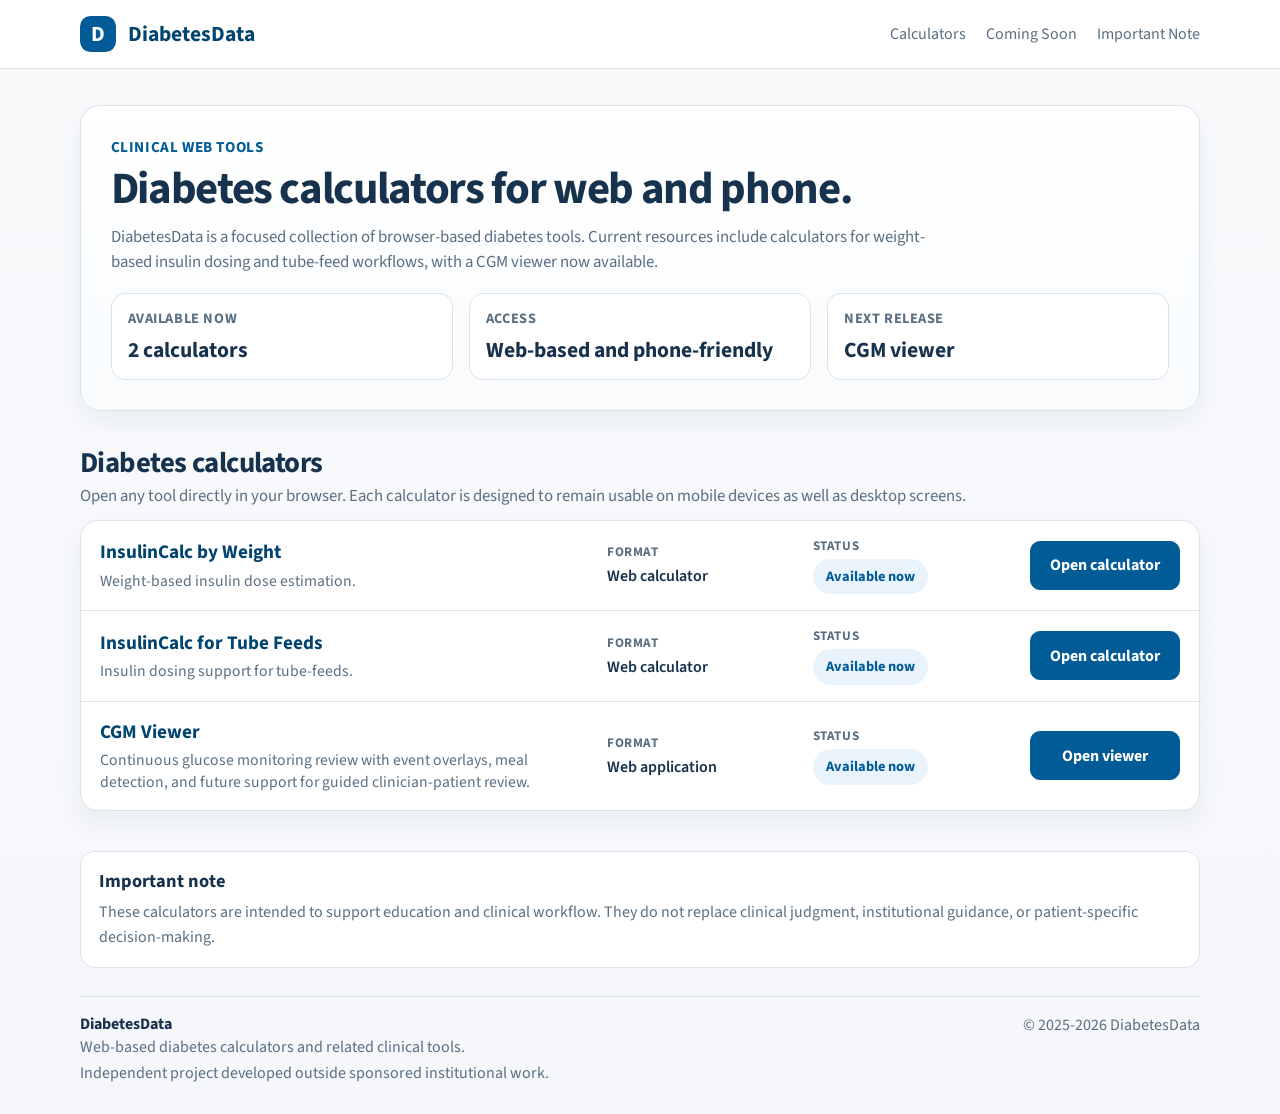
<file: index.html>
<!DOCTYPE html>
<html lang="en">
  <head>
    <meta charset="utf-8" />
    <meta name="viewport" content="width=device-width, initial-scale=1" />
    <meta
      name="description"
      content="DiabetesData provides web-based diabetes calculators designed for desktop and phone use, with a CGM viewer now available."
    />
    <title>DiabetesData | Diabetes Calculators</title>
    <link rel="icon" href="/favicon.ico" sizes="any" />
    <link rel="icon" href="/favicon.svg" type="image/svg+xml" />
    <link rel="preconnect" href="https://fonts.googleapis.com" />
    <link rel="preconnect" href="https://fonts.gstatic.com" crossorigin />
    <link
      href="https://fonts.googleapis.com/css2?family=Source+Sans+3:wght@400;600;700&display=swap"
      rel="stylesheet"
    />
    <style>
      :root {
        --bg: #f5f7fa;
        --surface: #ffffff;
        --surface-muted: #f8fafc;
        --text: #17324d;
        --muted: #5a6f82;
        --line: #d9e3ec;
        --brand: #005b96;
        --brand-dark: #00446f;
        --status-live-bg: #e9f3fb;
        --status-live-text: #005b96;
        --status-soon-bg: #f2f4f7;
        --status-soon-text: #5c6c7b;
        --shadow: 0 10px 24px rgba(23, 50, 77, 0.06);
        --content-width: 1120px;
        --radius: 14px;
      }

      * {
        box-sizing: border-box;
      }

      html {
        scroll-behavior: smooth;
      }

      body {
        margin: 0;
        font-family: "Source Sans 3", sans-serif;
        color: var(--text);
        background: linear-gradient(180deg, #f8fafc 0%, var(--bg) 100%);
      }

      a {
        color: inherit;
        text-decoration: none;
      }

      .shell {
        width: min(calc(100% - 2rem), var(--content-width));
        margin: 0 auto;
      }

      .site-header {
        background: #ffffff;
        border-bottom: 1px solid var(--line);
      }

      .nav-row {
        display: flex;
        justify-content: space-between;
        align-items: center;
        gap: 1rem;
        padding: 1rem 0;
      }

      .brand {
        display: flex;
        align-items: center;
        gap: 0.75rem;
        font-size: 1.35rem;
        font-weight: 700;
        color: var(--brand-dark);
      }

      .brand-mark {
        width: 2.25rem;
        height: 2.25rem;
        border-radius: 0.65rem;
        display: grid;
        place-items: center;
        background: var(--brand);
        color: #ffffff;
        font-weight: 700;
      }

      .nav-links {
        display: flex;
        align-items: center;
        gap: 1.25rem;
        color: var(--muted);
        font-size: 1rem;
      }

      .nav-links a:hover,
      .nav-links a:focus-visible {
        color: var(--brand-dark);
      }

      .hero {
        padding: 2.25rem 0 1.25rem;
      }

      .hero-panel {
        padding: 1.85rem;
        border: 1px solid var(--line);
        border-radius: 20px;
        background: linear-gradient(180deg, #ffffff 0%, #f9fbfd 100%);
        box-shadow: var(--shadow);
      }

      .eyebrow {
        margin: 0;
        font-size: 0.95rem;
        font-weight: 700;
        letter-spacing: 0.04em;
        text-transform: uppercase;
        color: var(--brand);
      }

      h1,
      h2,
      h3,
      p {
        margin: 0;
      }

      h1 {
        margin-top: 0.5rem;
        font-size: clamp(1.9rem, 4vw, 2.8rem);
        line-height: 1.05;
        letter-spacing: -0.03em;
      }

      .hero-copy {
        margin-top: 0.75rem;
        max-width: 52rem;
        font-size: 1.05rem;
        line-height: 1.5;
        color: var(--muted);
      }

      .hero-summary {
        display: grid;
        grid-template-columns: repeat(3, minmax(0, 1fr));
        gap: 1rem;
        margin-top: 1.15rem;
      }

      .summary-item {
        padding: 0.85rem 1rem;
        border-radius: var(--radius);
        border: 1px solid var(--line);
        background: var(--surface);
      }

      .summary-label {
        font-size: 0.9rem;
        font-weight: 700;
        color: var(--muted);
        text-transform: uppercase;
        letter-spacing: 0.04em;
      }

      .summary-value {
        margin-top: 0.35rem;
        font-size: 1.35rem;
        font-weight: 700;
        color: var(--text);
      }

      .section {
        padding: 0.75rem 0 1.75rem;
      }

      .section-header {
        display: flex;
        justify-content: space-between;
        gap: 1rem;
        align-items: end;
        margin-bottom: 0.75rem;
      }

      .section-header h2 {
        font-size: 1.8rem;
        letter-spacing: -0.02em;
      }

      .section-copy {
        color: var(--muted);
        font-size: 1.05rem;
      }

      .tool-list {
        border: 1px solid var(--line);
        border-radius: 18px;
        overflow: hidden;
        background: var(--surface);
        box-shadow: var(--shadow);
      }

      .tool-row {
        display: grid;
        grid-template-columns: minmax(0, 2.2fr) minmax(150px, 0.85fr) minmax(180px, 0.9fr) auto;
        gap: 1rem;
        align-items: center;
        padding: 1rem 1.2rem;
        border-top: 1px solid var(--line);
      }

      .tool-row:first-child {
        border-top: 0;
      }

      .tool-name {
        font-size: 1.2rem;
        font-weight: 700;
        color: var(--brand-dark);
      }

      .tool-description {
        margin-top: 0.2rem;
        color: var(--muted);
        font-size: 0.98rem;
        line-height: 1.45;
      }

      .tool-meta {
        display: flex;
        flex-direction: column;
        gap: 0.25rem;
      }

      .meta-label {
        font-size: 0.82rem;
        text-transform: uppercase;
        letter-spacing: 0.04em;
        color: var(--muted);
        font-weight: 700;
      }

      .meta-value {
        font-size: 1rem;
        font-weight: 600;
        color: var(--text);
      }

      .status-pill {
        display: inline-flex;
        align-items: center;
        justify-content: center;
        padding: 0.45rem 0.8rem;
        border-radius: 999px;
        font-size: 0.9rem;
        font-weight: 700;
        width: fit-content;
      }

      .status-live {
        background: var(--status-live-bg);
        color: var(--status-live-text);
      }

      .status-soon {
        background: var(--status-soon-bg);
        color: var(--status-soon-text);
      }

      .button {
        display: inline-flex;
        align-items: center;
        justify-content: center;
        min-width: 150px;
        padding: 0.78rem 1rem;
        border-radius: 10px;
        border: 1px solid var(--brand);
        background: var(--brand);
        color: #ffffff;
        font-size: 1rem;
        font-weight: 700;
        transition: background 160ms ease, border-color 160ms ease;
      }

      .button:hover,
      .button:focus-visible {
        background: var(--brand-dark);
        border-color: var(--brand-dark);
      }

      .button-secondary {
        border-color: var(--line);
        background: #ffffff;
        color: var(--muted);
      }

      .button-secondary:hover,
      .button-secondary:focus-visible {
        background: #f8fafc;
        border-color: #c9d6e2;
        color: var(--brand-dark);
      }

      .note-panel {
        padding: 1rem 1.15rem;
        border: 1px solid var(--line);
        border-radius: var(--radius);
        background: var(--surface);
      }

      .note-panel h3 {
        font-size: 1.15rem;
        margin-bottom: 0.35rem;
      }

      .note-panel p,
      .footer-copy {
        color: var(--muted);
        line-height: 1.6;
      }

      footer {
        padding: 0 0 1.75rem;
      }

      .footer-shell {
        display: flex;
        justify-content: space-between;
        gap: 1rem;
        flex-wrap: wrap;
        padding-top: 1rem;
        border-top: 1px solid var(--line);
      }

      @media (max-width: 960px) {
        .hero-summary,
        .tool-row {
          grid-template-columns: 1fr;
        }

        .section-header,
        .footer-shell {
          align-items: start;
          flex-direction: column;
        }
      }

      @media (max-width: 720px) {
        .nav-row {
          flex-direction: column;
          align-items: start;
        }

        .nav-links {
          flex-wrap: wrap;
          gap: 0.75rem 1rem;
        }

        .hero-panel {
          padding: 1.25rem;
        }

        .button {
          width: 100%;
        }

        .tool-row {
          padding: 0.95rem;
        }
      }
    </style>
  </head>
  <body>
    <header class="site-header">
      <div class="shell nav-row">
        <a class="brand" href="#top" aria-label="DiabetesData home">
          <span class="brand-mark">D</span>
          <span>DiabetesData</span>
        </a>
        <nav class="nav-links" aria-label="Primary">
          <a href="#calculators">Calculators</a>
          <a href="#roadmap">Coming Soon</a>
          <a href="#notice">Important Note</a>
        </nav>
      </div>
    </header>

    <main id="top">
      <section class="hero shell">
        <div class="hero-panel">
          <p class="eyebrow">Clinical Web Tools</p>
          <h1>Diabetes calculators for web and phone.</h1>
          <p class="hero-copy">
            DiabetesData is a focused collection of browser-based diabetes tools.
            Current resources include calculators for weight-based insulin dosing and
            tube-feed workflows, with a CGM viewer now available.
          </p>

          <div class="hero-summary">
            <div class="summary-item">
              <div class="summary-label">Available now</div>
              <div class="summary-value">2 calculators</div>
            </div>
            <div class="summary-item">
              <div class="summary-label">Access</div>
              <div class="summary-value">Web-based and phone-friendly</div>
            </div>
            <div class="summary-item" id="roadmap">
              <div class="summary-label">Next release</div>
              <div class="summary-value">CGM viewer</div>
            </div>
          </div>
        </div>
      </section>

      <section class="section shell" id="calculators">
        <div class="section-header">
          <div>
            <h2>Diabetes calculators</h2>
            <p class="section-copy">
              Open any tool directly in your browser. Each calculator is designed to remain usable on mobile devices as well as desktop screens.
            </p>
          </div>
        </div>

        <div class="tool-list" aria-label="Available diabetes tools">
          <article class="tool-row">
            <div>
              <div class="tool-name">InsulinCalc by Weight</div>
              <p class="tool-description">
                Weight-based insulin dose estimation.
              </p>
            </div>
            <div class="tool-meta">
              <span class="meta-label">Format</span>
              <span class="meta-value">Web calculator</span>
            </div>
            <div class="tool-meta">
              <span class="meta-label">Status</span>
              <span class="status-pill status-live">Available now</span>
            </div>
            <a
              class="button"
              href="https://diabetesdata.github.io/InsulinCalcWt/"
              target="_blank"
              rel="noreferrer"
            >
              Open calculator
            </a>
          </article>

          <article class="tool-row">
            <div>
              <div class="tool-name">InsulinCalc for Tube Feeds</div>
              <p class="tool-description">
                Insulin dosing support for tube-feeds.
              </p>
            </div>
            <div class="tool-meta">
              <span class="meta-label">Format</span>
              <span class="meta-value">Web calculator</span>
            </div>
            <div class="tool-meta">
              <span class="meta-label">Status</span>
              <span class="status-pill status-live">Available now</span>
            </div>
            <a
              class="button"
              href="https://diabetesdata.github.io/InsulinCalcTF/"
              target="_blank"
              rel="noreferrer"
            >
              Open calculator
            </a>
          </article>

          <article class="tool-row">
            <div>
              <div class="tool-name">CGM Viewer</div>
              <p class="tool-description">
                Continuous glucose monitoring review with event overlays, meal detection, and future support for guided clinician-patient review.
              </p>
            </div>
            <div class="tool-meta">
              <span class="meta-label">Format</span>
              <span class="meta-value">Web application</span>
            </div>
            <div class="tool-meta">
              <span class="meta-label">Status</span>
              <span class="status-pill status-live">Available now</span>
            </div>
            <a
              class="button"
              href="CGMViewer/index.html"
              target="_blank"
              rel="noreferrer"
            >
              Open viewer
            </a>
          </article>
        </div>
      </section>

      <section class="section shell" id="notice" aria-label="Clinical use notice">
        <div class="note-panel">
          <h3>Important note</h3>
          <p>
            These calculators are intended to support education and clinical workflow.
            They do not replace clinical judgment, institutional guidance, or
            patient-specific decision-making.
          </p>
        </div>
      </section>
    </main>

    <footer class="shell">
      <div class="footer-shell">
        <div>
          <strong>DiabetesData</strong>
          <p class="footer-copy">
            Web-based diabetes calculators and related clinical tools.
          </p>
          <p class="footer-copy">
            Independent project developed outside sponsored institutional work.
          </p>
        </div>
        <p class="footer-copy">&copy; 2025-2026 DiabetesData</p>
      </div>
    </footer>
  </body>
</html>
</file>
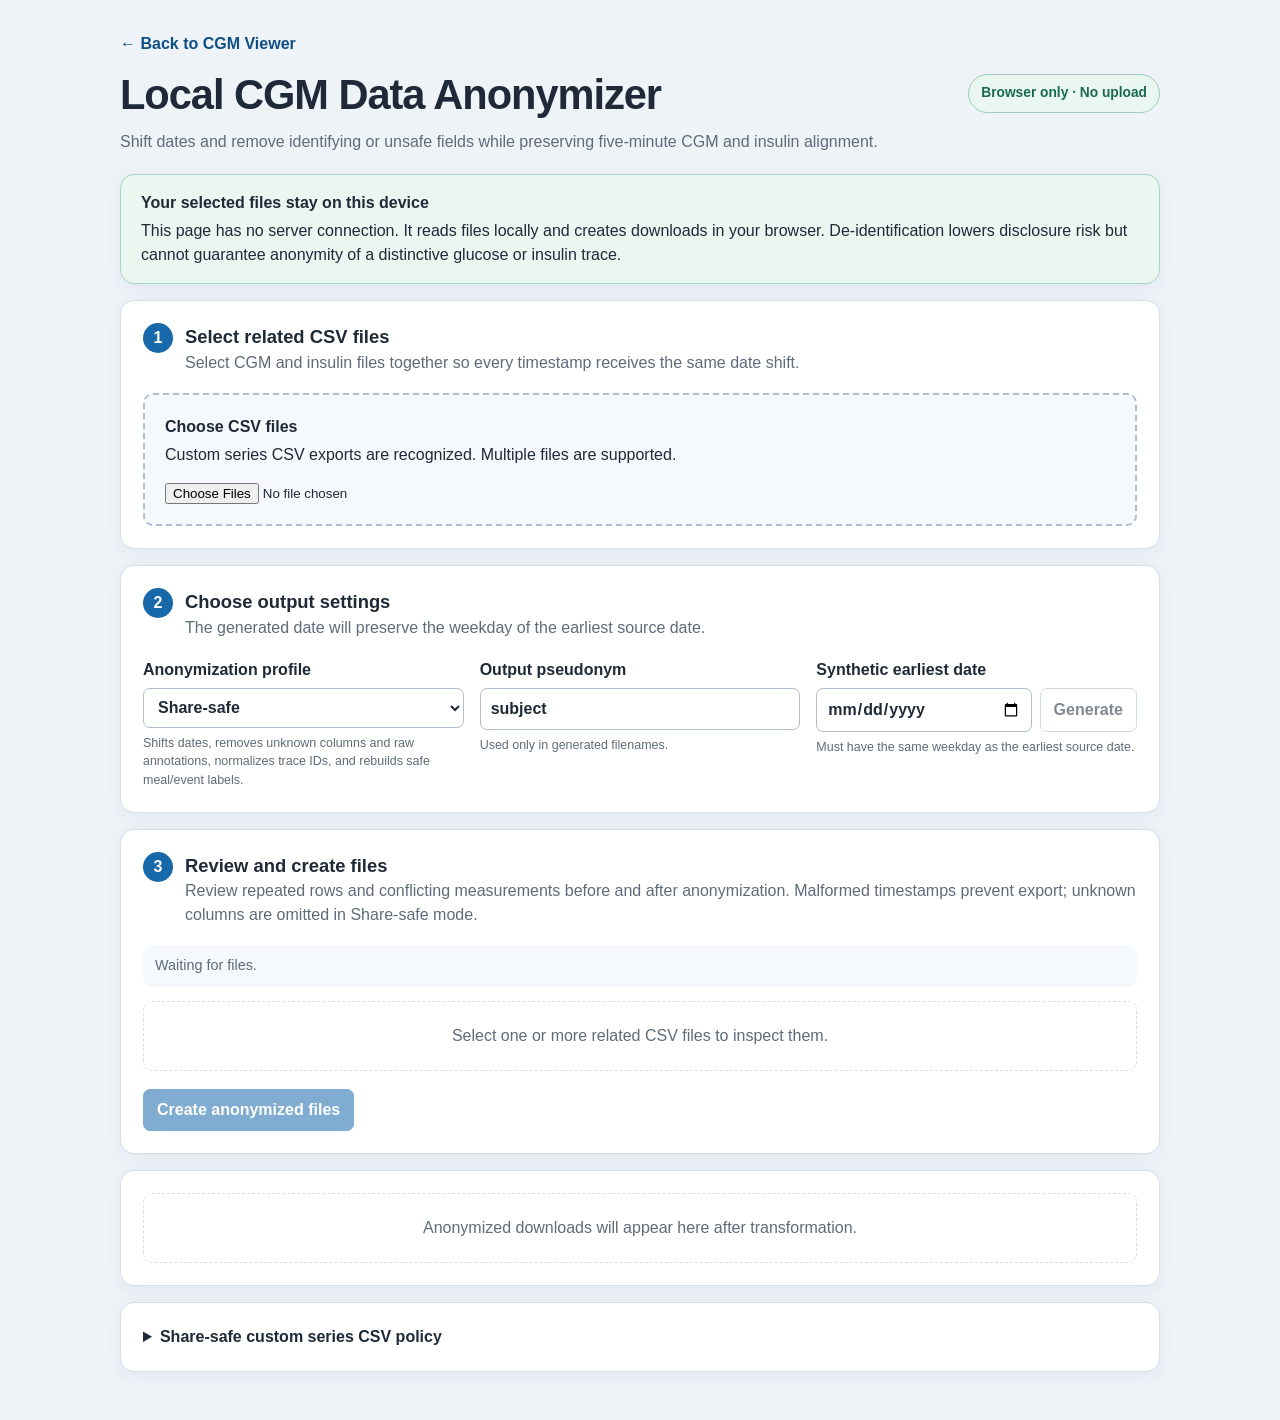
<file: CGMViewer/anonymize.html>
<!DOCTYPE html>
<html lang="en">
<head>
    <meta charset="UTF-8">
    <meta name="viewport" content="width=device-width, initial-scale=1.0">
    <meta http-equiv="Content-Security-Policy" content="default-src 'self'; script-src 'self'; style-src 'self'; img-src 'self' data:; connect-src 'none'; object-src 'none'; base-uri 'none'; form-action 'none'">
    <title>Local CGM Data Anonymizer</title>
    <link rel="stylesheet" href="anonymize.css">
</head>
<body>
    <header class="page-header">
        <div>
            <a href="index.html" class="back-link">← Back to CGM Viewer</a>
            <h1>Local CGM Data Anonymizer</h1>
            <p>Shift dates and remove identifying or unsafe fields while preserving five-minute CGM and insulin alignment.</p>
        </div>
        <div class="local-badge">Browser only · No upload</div>
    </header>

    <main>
        <section class="privacy-callout" aria-labelledby="privacyTitle">
            <h2 id="privacyTitle">Your selected files stay on this device</h2>
            <p>This page has no server connection. It reads files locally and creates downloads in your browser. De-identification lowers disclosure risk but cannot guarantee anonymity of a distinctive glucose or insulin trace.</p>
        </section>

        <section class="panel" aria-labelledby="sourceTitle">
            <div class="step-heading">
                <span>1</span>
                <div>
                    <h2 id="sourceTitle">Select related CSV files</h2>
                    <p>Select CGM and insulin files together so every timestamp receives the same date shift.</p>
                </div>
            </div>
            <label class="file-picker" for="sourceFiles">
                <strong>Choose CSV files</strong>
                <span>Custom series CSV exports are recognized. Multiple files are supported.</span>
                <input id="sourceFiles" type="file" accept=".csv,text/csv" multiple>
            </label>
        </section>

        <section class="panel" aria-labelledby="optionsTitle">
            <div class="step-heading">
                <span>2</span>
                <div>
                    <h2 id="optionsTitle">Choose output settings</h2>
                    <p>The generated date will preserve the weekday of the earliest source date.</p>
                </div>
            </div>
            <div class="settings-grid">
                <label>
                    Anonymization profile
                    <select id="profile">
                        <option value="share-safe" selected>Share-safe</option>
                        <option value="date-shift-only">Date shift only (private use)</option>
                    </select>
                    <small id="profileExplanation"></small>
                </label>
                <label>
                    Output pseudonym
                    <input id="pseudonym" type="text" value="subject" maxlength="50" autocomplete="off">
                    <small>Used only in generated filenames.</small>
                </label>
                <label>
                    Synthetic earliest date
                    <div class="date-control">
                        <input id="syntheticStartDate" type="date">
                        <button id="generateDate" type="button" disabled>Generate</button>
                    </div>
                    <small>Must have the same weekday as the earliest source date.</small>
                </label>
            </div>
        </section>

        <section class="panel" aria-labelledby="previewTitle">
            <div class="step-heading">
                <span>3</span>
                <div>
                    <h2 id="previewTitle">Review and create files</h2>
                    <p>Review repeated rows and conflicting measurements before and after anonymization. Malformed timestamps prevent export; unknown columns are omitted in Share-safe mode.</p>
                </div>
            </div>
            <div id="statusPanel" class="status-panel status-working" aria-live="polite">Waiting for files.</div>
            <div id="inspectionPanel" class="empty-state">Select one or more related CSV files to inspect them.</div>
            <button id="transformFiles" class="primary-button" type="button" disabled>Create anonymized files</button>
        </section>

        <section class="panel" aria-labelledby="downloadsTitle">
            <div id="resultsPanel" class="empty-state">
                <h2 id="downloadsTitle" class="visually-hidden">Downloads</h2>
                Anonymized downloads will appear here after transformation.
            </div>
        </section>

        <details class="policy-details">
            <summary>Share-safe custom series CSV policy</summary>
            <ul>
                <li>Preserves CGM and insulin values, including explicit zero-delivery rows.</li>
                <li>Shifts and regenerates all structured date and time columns from <code>datetime_local</code>.</li>
                <li>Removes raw annotation text and reconstructs approved meal and pump-event labels.</li>
                <li>Normalizes trace identifiers and removes unknown columns.</li>
                <li>Preserves missing rows and does not fill gaps or change five-minute measurements.</li>
                <li>Reports identical rows, repeated measurements, and conflicting measurements in the source and output, with corresponding file/row numbers. Findings do not trigger automatic deduplication.</li>
            </ul>
        </details>
    </main>

    <script src="anonymize.js" defer></script>
</body>
</html>
</file>
<file: CGMViewer/anonymize.css>
:root {
    color-scheme: light;
    --ink: #1f2937;
    --muted: #5f6b7a;
    --line: #d7e0ea;
    --panel: #ffffff;
    --soft: #f5f8fc;
    --blue: #1769aa;
    --blue-dark: #0f4f83;
    --green: #196b4b;
    --green-soft: #eaf7f1;
    --amber: #7a5200;
    --amber-soft: #fff7df;
    --red: #9a2f35;
    --red-soft: #fff0f1;
}

* {
    box-sizing: border-box;
}

body {
    margin: 0;
    background: #eef3f8;
    color: var(--ink);
    font-family: "Trebuchet MS", Verdana, sans-serif;
    line-height: 1.5;
}

.page-header,
main {
    width: min(1040px, calc(100% - 32px));
    margin-inline: auto;
}

.page-header {
    display: flex;
    justify-content: space-between;
    gap: 24px;
    align-items: center;
    padding: 32px 0 20px;
}

.page-header h1 {
    margin: 8px 0 4px;
    font-size: clamp(1.8rem, 4vw, 2.6rem);
    letter-spacing: -0.025em;
}

.page-header p,
.step-heading p,
.file-card p,
.result-card p {
    margin: 0;
    color: var(--muted);
}

.back-link {
    color: var(--blue-dark);
    font-weight: 700;
    text-decoration: none;
}

.back-link:hover,
.download-link:hover {
    text-decoration: underline;
}

.local-badge {
    flex: 0 0 auto;
    padding: 8px 12px;
    border: 1px solid #9fcbb8;
    border-radius: 999px;
    background: var(--green-soft);
    color: var(--green);
    font-size: 0.86rem;
    font-weight: 700;
}

main {
    display: grid;
    gap: 16px;
    padding-bottom: 48px;
}

.panel,
.privacy-callout,
.policy-details {
    border: 1px solid var(--line);
    border-radius: 14px;
    background: var(--panel);
    box-shadow: 0 4px 18px rgba(38, 59, 80, 0.06);
}

.panel,
.policy-details {
    padding: 22px;
}

.privacy-callout {
    padding: 16px 20px;
    border-color: #a9d6c3;
    background: var(--green-soft);
}

.privacy-callout h2,
.privacy-callout p,
.step-heading h2,
.file-card h3,
.result-card h3,
.results-content h2 {
    margin: 0;
}

.privacy-callout h2 {
    font-size: 1rem;
}

.privacy-callout p {
    margin-top: 4px;
}

.step-heading {
    display: flex;
    gap: 12px;
    align-items: flex-start;
    margin-bottom: 18px;
}

.step-heading > span {
    display: grid;
    width: 30px;
    height: 30px;
    flex: 0 0 auto;
    place-items: center;
    border-radius: 50%;
    background: var(--blue);
    color: white;
    font-weight: 700;
}

.step-heading h2,
.results-content h2 {
    font-size: 1.15rem;
}

.file-picker {
    display: grid;
    gap: 4px;
    padding: 20px;
    border: 2px dashed #aebed0;
    border-radius: 10px;
    background: var(--soft);
    cursor: pointer;
}

.file-picker:hover,
.file-picker:focus-within {
    border-color: var(--blue);
}

.file-picker input {
    margin-top: 12px;
}

.settings-grid {
    display: grid;
    grid-template-columns: repeat(3, minmax(0, 1fr));
    gap: 16px;
}

.settings-grid label {
    display: flex;
    flex-direction: column;
    gap: 6px;
    font-weight: 700;
}

.settings-grid input,
.settings-grid select,
button {
    min-height: 40px;
    border: 1px solid #aebed0;
    border-radius: 7px;
    background: white;
    color: var(--ink);
    font: inherit;
}

.settings-grid input,
.settings-grid select {
    width: 100%;
    padding: 8px 10px;
}

.settings-grid small {
    color: var(--muted);
    font-size: 0.78rem;
    font-weight: 400;
}

.date-control {
    display: flex;
    gap: 8px;
}

button {
    padding: 8px 13px;
    cursor: pointer;
    font-weight: 700;
}

button:hover:not(:disabled) {
    border-color: var(--blue);
    color: var(--blue-dark);
}

button:disabled {
    cursor: not-allowed;
    opacity: 0.55;
}

.primary-button,
.download-link {
    display: inline-block;
    border-color: var(--blue);
    background: var(--blue);
    color: white;
}

.primary-button {
    margin-top: 18px;
}

.primary-button:hover:not(:disabled) {
    background: var(--blue-dark);
    color: white;
}

.status-panel,
.empty-state,
.file-card,
.result-card,
.warning-list,
.error-list {
    border-radius: 9px;
}

.status-panel {
    margin-bottom: 14px;
    padding: 10px 12px;
    font-size: 0.9rem;
}

.status-working {
    background: var(--soft);
    color: var(--muted);
}

.status-success {
    background: var(--green-soft);
    color: var(--green);
}

.status-error,
.error-list {
    background: var(--red-soft);
    color: var(--red);
}

.empty-state {
    padding: 22px;
    border: 1px dashed var(--line);
    color: var(--muted);
    text-align: center;
}

.inspection-content,
.results-content {
    display: grid;
    gap: 12px;
}

.summary-strip {
    display: grid;
    grid-template-columns: 0.6fr 0.6fr 1.8fr;
    gap: 8px;
}

.summary-strip > div {
    display: flex;
    flex-direction: column;
    padding: 10px 12px;
    border-radius: 8px;
    background: var(--soft);
}

.summary-strip span {
    color: var(--muted);
    font-size: 0.76rem;
    text-transform: uppercase;
}

.file-card,
.result-card {
    padding: 14px;
    border: 1px solid var(--line);
}

.file-card h3,
.result-card h3 {
    overflow-wrap: anywhere;
    font-size: 0.98rem;
}

.download-link {
    margin-top: 10px;
    padding: 8px 12px;
    border-radius: 7px;
    font-weight: 700;
    text-decoration: none;
}

.warning-list,
.error-list {
    margin-top: 10px;
    padding: 10px 12px;
    font-size: 0.86rem;
}

.warning-list,
.status-warning {
    background: var(--amber-soft);
    color: var(--amber);
}

.quality-card { padding: 14px; border: 1px solid var(--line); border-radius: 9px; background: var(--soft); }
.quality-card h3 { margin: 0 0 6px; font-size: 1rem; }
.quality-card p { margin: 8px 0; font-size: 0.86rem; }
.quality-card summary { cursor: pointer; font-weight: 700; }
.quality-card li { margin-bottom: 6px; overflow-wrap: anywhere; font-size: 0.86rem; }
.quality-table-scroll { overflow-x: auto; }
.quality-table { width: 100%; border-collapse: collapse; margin: 12px 0; font-size: 0.86rem; }
.quality-table th, .quality-table td { padding: 9px; text-align: left; border-bottom: 1px solid var(--line); }
.quality-table thead { background: white; }
.audit-download { justify-self: start; }
.quality-breakdown { font-weight: 700; }
.quality-filter { display: flex; align-items: center; flex-wrap: wrap; gap: 10px; margin-top: 12px; font-weight: 700; }
.quality-filter select { font: inherit; padding: 7px 10px; border: 1px solid var(--line); border-radius: 6px; background: white; }

.warning-list ul,
.error-list ul,
.policy-details ul {
    margin: 5px 0 0;
    padding-left: 20px;
}

.policy-details summary {
    cursor: pointer;
    font-weight: 700;
}

code {
    font-family: Consolas, monospace;
}

.visually-hidden {
    position: absolute;
    width: 1px;
    height: 1px;
    padding: 0;
    margin: -1px;
    overflow: hidden;
    clip: rect(0, 0, 0, 0);
    white-space: nowrap;
    border: 0;
}

@media (max-width: 760px) {
    .page-header {
        align-items: flex-start;
        flex-direction: column;
    }

    .settings-grid,
    .summary-strip {
        grid-template-columns: 1fr;
    }
}
</file>
